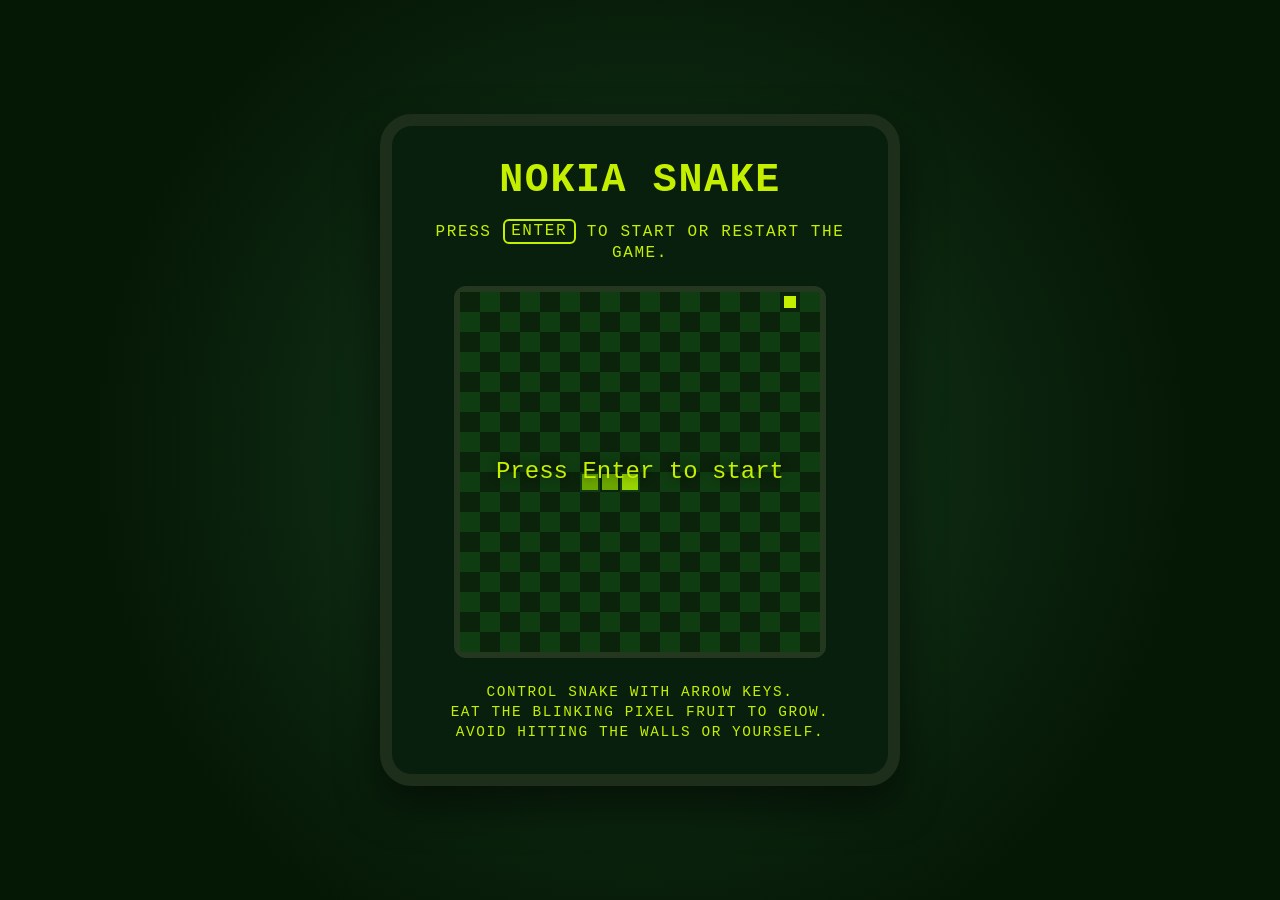
<file: index.html>
<!DOCTYPE html>
<html lang="en">
  <head>
    <meta charset="UTF-8" />
    <meta name="viewport" content="width=device-width, initial-scale=1.0" />
    <title>Nokia Snake</title>
    <link rel="stylesheet" href="styles.css" />
  </head>
  <body>
    <main class="game-shell">
      <header>
        <h1>Nokia Snake</h1>
        <p>Press <span class="key">Enter</span> to start or restart the game.</p>
      </header>
      <section class="screen">
        <canvas id="game" width="360" height="360" aria-label="Snake game board"></canvas>
        <div id="overlay" class="overlay" role="status" aria-live="polite"></div>
      </section>
      <footer>
        <p>
          Control snake with arrow keys.<br />Eat the blinking pixel fruit to grow. Avoid hitting the walls or
          yourself.
        </p>
      </footer>
    </main>
    <script src="snake.js" type="module"></script>
  </body>
</html>
</file>
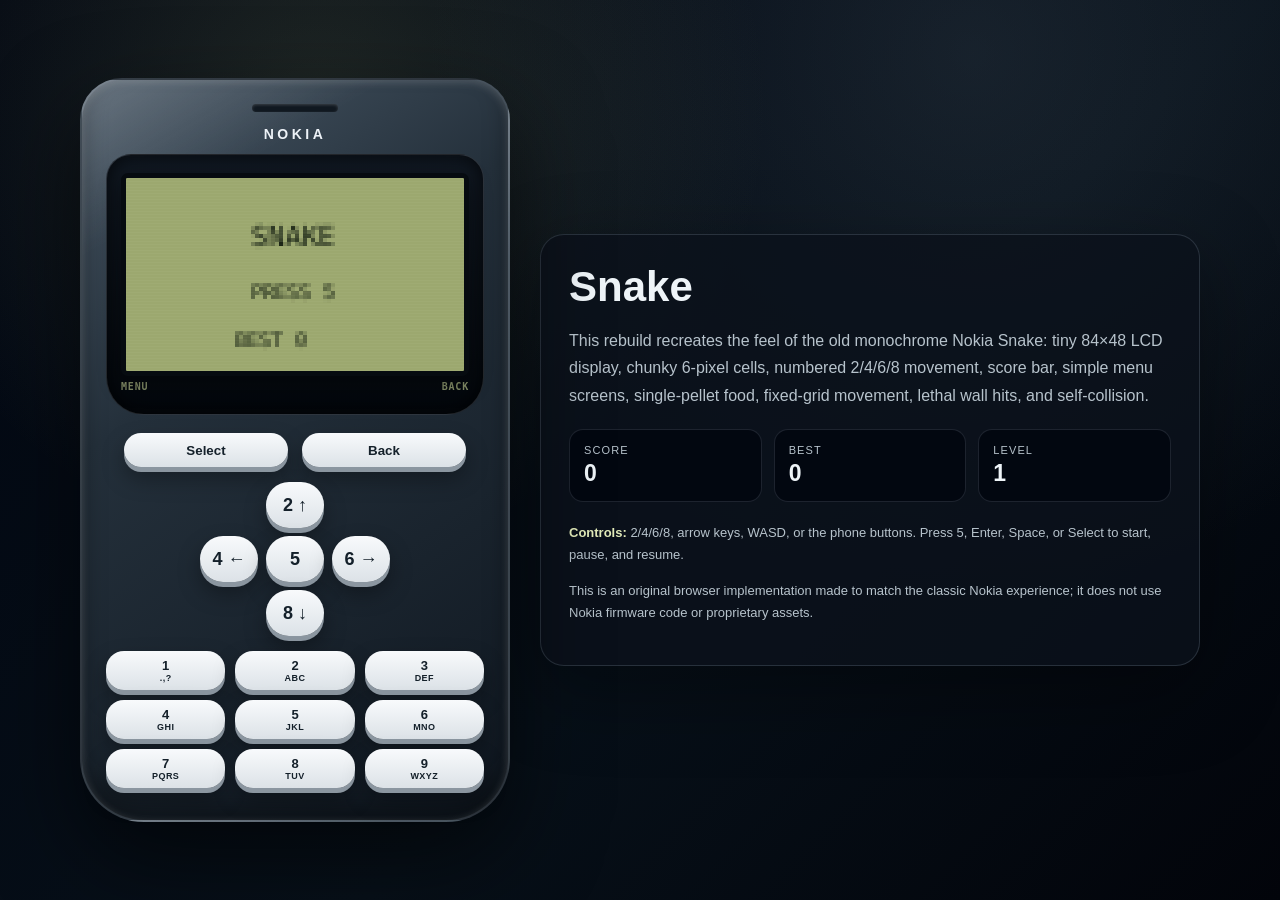
<file: docs/index.html>
<!doctype html>
<html lang="en">
<head>
  <meta charset="utf-8" />
  <meta name="viewport" content="width=device-width,initial-scale=1" />
  <title>Classic Nokia Snake Recreation</title>
  <style>
    :root{
      color-scheme:dark;
      --plastic:#24303b;
      --plastic-light:#495866;
      --plastic-dark:#0f1720;
      --lcd:#9ca86f;
      --lcd-ink:#182214;
      --lcd-soft:#445038;
      --button:#dce2e7;
      --button-shadow:#8b96a0;
      --page:#071019;
      --text:#eef4f8;
      --muted:#b7c3cc;
    }
    *{box-sizing:border-box}
    html,body{height:100%}
    body{
      margin:0;
      min-height:100%;
      display:grid;
      place-items:center;
      padding:22px;
      color:var(--text);
      font-family:Verdana, Geneva, Tahoma, sans-serif;
      background:
        radial-gradient(circle at 25% 12%,rgba(156,168,111,.18),transparent 28rem),
        radial-gradient(circle at 76% 6%,rgba(73,88,102,.26),transparent 34rem),
        linear-gradient(135deg,#020712,var(--page) 58%,#02040a);
    }
    .layout{
      width:min(1120px,100%);
      display:grid;
      grid-template-columns:minmax(320px,430px) minmax(290px,1fr);
      gap:30px;
      align-items:center;
    }
    .phone{
      position:relative;
      padding:24px 24px 32px;
      border-radius:42px 42px 64px 64px;
      background:
        linear-gradient(150deg,rgba(255,255,255,.18),transparent 18%),
        linear-gradient(145deg,var(--plastic-light),var(--plastic) 36%,var(--plastic-dark));
      border:2px solid rgba(255,255,255,.12);
      box-shadow:0 36px 90px rgba(0,0,0,.58), inset 0 2px 8px rgba(255,255,255,.18), inset 0 -14px 25px rgba(0,0,0,.38);
    }
    .speaker{width:86px;height:8px;margin:0 auto 14px;border-radius:999px;background:#101820;box-shadow:inset 0 1px 3px rgba(255,255,255,.18)}
    .brand{text-align:center;margin-bottom:12px;letter-spacing:.25em;text-transform:uppercase;font-size:14px;font-weight:800;color:#edf2f7}
    .bezel{padding:18px 14px 22px;border-radius:25px 25px 38px 38px;background:linear-gradient(180deg,#111923,#03070c);box-shadow:inset 0 0 20px rgba(0,0,0,.72);border:1px solid rgba(255,255,255,.12)}
    .lcd{position:relative;overflow:hidden;border:5px solid #060b10;border-radius:7px;background:var(--lcd);box-shadow:inset 0 0 18px rgba(24,34,20,.38),0 8px 22px rgba(0,0,0,.38)}
    canvas{display:block;width:100%;aspect-ratio:84/48;image-rendering:pixelated;background:var(--lcd)}
    .lcd::after{content:"";position:absolute;inset:0;pointer-events:none;background:repeating-linear-gradient(0deg,rgba(255,255,255,.08),rgba(255,255,255,.08) 1px,transparent 1px,transparent 3px);mix-blend-mode:soft-light}
    .lcd-labels{display:flex;justify-content:space-between;margin-top:6px;color:#87916a;font:700 10px/1 monospace;letter-spacing:.08em;text-transform:uppercase}
    .softkeys{display:grid;grid-template-columns:1fr 1fr;gap:14px;margin:18px 18px 9px}.softkeys button,.nav button,.keypad button{border:0;background:linear-gradient(180deg,#f8fafc,var(--button));color:#14202a;font-weight:800;box-shadow:0 5px 0 var(--button-shadow),0 11px 22px rgba(0,0,0,.34);cursor:pointer;user-select:none}.softkeys button{min-height:34px;border-radius:999px}.nav{display:grid;grid-template-columns:repeat(3,58px);gap:8px;justify-content:center;margin:15px 0}.nav button{min-height:46px;border-radius:999px;font-size:18px}.nav .blank{visibility:hidden}.keypad{display:grid;grid-template-columns:repeat(3,1fr);gap:10px;margin-top:14px}.keypad button{min-height:39px;border-radius:18px;font-size:13px}.keypad small{display:block;font-size:9px;font-weight:900;letter-spacing:.05em}.panel{padding:28px;border-radius:24px;background:rgba(12,18,28,.82);border:1px solid rgba(148,163,184,.22);box-shadow:0 24px 80px rgba(0,0,0,.36)}
    h1{margin:0 0 8px;font-size:42px}.panel p{color:var(--muted);line-height:1.72}.stats{display:grid;grid-template-columns:repeat(3,1fr);gap:12px;margin:20px 0}.stat{padding:14px;border-radius:14px;background:#020710;border:1px solid rgba(148,163,184,.18)}.stat small{display:block;color:var(--muted);font-size:11px;text-transform:uppercase;letter-spacing:.1em}.stat strong{display:block;margin-top:4px;font-size:23px}.note{font-size:13px}.note strong{color:#e2ebba}
    @media (max-width:820px){body{padding:14px}.layout{grid-template-columns:1fr}.panel{order:-1}.phone{max-width:430px;margin:auto}h1{font-size:34px}}
  </style>
</head>
<body>
  <main class="layout">
    <section class="phone" aria-label="Classic Nokia Snake game recreation">
      <div class="speaker" aria-hidden="true"></div>
      <div class="brand">Nokia</div>
      <div class="bezel">
        <div class="lcd"><canvas id="game" width="84" height="48" aria-label="Snake game screen"></canvas></div>
        <div class="lcd-labels"><span>Menu</span><span>Back</span></div>
      </div>
      <div class="softkeys"><button id="select">Select</button><button id="back">Back</button></div>
      <div class="nav" aria-label="Direction controls">
        <button class="blank" tabindex="-1"> </button><button data-dir="up">2 ↑</button><button class="blank" tabindex="-1"> </button>
        <button data-dir="left">4 ←</button><button id="middle">5</button><button data-dir="right">6 →</button>
        <button class="blank" tabindex="-1"> </button><button data-dir="down">8 ↓</button><button class="blank" tabindex="-1"> </button>
      </div>
      <div class="keypad" aria-label="Nokia number keys">
        <button>1<small>.,?</small></button><button data-dir="up">2<small>ABC</small></button><button>3<small>DEF</small></button>
        <button data-dir="left">4<small>GHI</small></button><button id="key5">5<small>JKL</small></button><button data-dir="right">6<small>MNO</small></button>
        <button>7<small>PQRS</small></button><button data-dir="down">8<small>TUV</small></button><button>9<small>WXYZ</small></button>
      </div>
    </section>

    <aside class="panel">
      <h1>Snake</h1>
      <p>This rebuild recreates the feel of the old monochrome Nokia Snake: tiny 84×48 LCD display, chunky 6-pixel cells, numbered 2/4/6/8 movement, score bar, simple menu screens, single-pellet food, fixed-grid movement, lethal wall hits, and self-collision.</p>
      <div class="stats">
        <div class="stat"><small>Score</small><strong id="score">0</strong></div>
        <div class="stat"><small>Best</small><strong id="best">0</strong></div>
        <div class="stat"><small>Level</small><strong id="level">1</strong></div>
      </div>
      <p class="note"><strong>Controls:</strong> 2/4/6/8, arrow keys, WASD, or the phone buttons. Press 5, Enter, Space, or Select to start, pause, and resume.</p>
      <p class="note">This is an original browser implementation made to match the classic Nokia experience; it does not use Nokia firmware code or proprietary assets.</p>
    </aside>
  </main>

  <script>
    const canvas = document.getElementById('game');
    const ctx = canvas.getContext('2d');
    const scoreEl = document.getElementById('score');
    const bestEl = document.getElementById('best');
    const levelEl = document.getElementById('level');

    const COLS = 14;
    const ROWS = 7;
    const CELL = 6;
    const HUD = 6;
    const COLORS = {lcd:'#9ca86f', ink:'#182214', soft:'#445038'};
    const MODES = {MENU:'menu', PLAYING:'playing', PAUSED:'paused', OVER:'over'};
    const state = {
      snake: [], direction: {x:1,y:0}, queued: {x:1,y:0}, food: {x:10,y:3},
      score: 0, best: Number(localStorage.getItem('classic-nokia-snake-best') || 0),
      level: 1, mode: MODES.MENU, lastStep: 0, blink: 0, toneUntil: 0
    };

    function same(a,b){ return a.x === b.x && a.y === b.y; }
    function speed(){ return Math.max(70, 205 - (state.level - 1) * 15); }
    function updateStats(){ scoreEl.textContent = state.score; bestEl.textContent = state.best; levelEl.textContent = state.level; }
    function textCenter(text, y){ ctx.fillText(text, Math.floor((canvas.width - ctx.measureText(text).width) / 2), y); }
    function isOnSnake(cell){ return state.snake.some(segment => same(segment, cell)); }
    function randomFood(){
      let cell;
      do { cell = {x: Math.floor(Math.random() * COLS), y: Math.floor(Math.random() * ROWS)}; } while(isOnSnake(cell));
      state.food = cell;
    }
    function reset(){
      state.snake = [{x:5,y:3},{x:4,y:3},{x:3,y:3},{x:2,y:3}];
      state.direction = {x:1,y:0}; state.queued = {x:1,y:0};
      state.score = 0; state.level = 1; state.lastStep = 0; state.toneUntil = 0;
      randomFood(); updateStats();
    }
    function start(){ if(state.mode === MODES.OVER || state.mode === MODES.MENU) reset(); state.mode = MODES.PLAYING; state.lastStep = 0; requestAnimationFrame(loop); }
    function pause(){ state.mode = state.mode === MODES.PLAYING ? MODES.PAUSED : MODES.PLAYING; if(state.mode === MODES.PLAYING) requestAnimationFrame(loop); draw(); }
    function action(){ if(state.mode === MODES.PLAYING) pause(); else start(); }
    function setDirection(x,y){
      if(state.direction.x + x === 0 && state.direction.y + y === 0) return;
      state.queued = {x,y};
      if(state.mode !== MODES.PLAYING) start();
    }
    function lose(){ state.mode = MODES.OVER; if(state.score > state.best){ state.best = state.score; localStorage.setItem('classic-nokia-snake-best', state.best); } updateStats(); draw(); }
    function step(){
      state.direction = state.queued;
      const head = state.snake[0];
      const next = {x: head.x + state.direction.x, y: head.y + state.direction.y};
      if(next.x < 0 || next.x >= COLS || next.y < 0 || next.y >= ROWS || isOnSnake(next)){ lose(); return; }
      state.snake.unshift(next);
      if(same(next, state.food)){
        state.score += 1;
        state.level = Math.min(9, 1 + Math.floor(state.score / 5));
        state.toneUntil = performance.now() + 95;
        if(state.score > state.best){ state.best = state.score; localStorage.setItem('classic-nokia-snake-best', state.best); }
        randomFood();
      } else state.snake.pop();
      updateStats();
    }
    function clear(){ ctx.fillStyle = COLORS.lcd; ctx.fillRect(0,0,canvas.width,canvas.height); }
    function drawHud(){
      ctx.fillStyle = COLORS.ink; ctx.fillRect(0,HUD-1,canvas.width,1);
      ctx.font = '5px monospace'; ctx.fillText(String(state.score).padStart(3,'0'),1,5); ctx.fillText('HI'+String(state.best).padStart(3,'0'),52,5);
      if(performance.now() < state.toneUntil){ ctx.fillRect(41,1,2,3); ctx.fillRect(44,0,2,5); }
    }
    function cellRect(cell, color){ ctx.fillStyle = color; ctx.fillRect(cell.x*CELL+1, HUD+cell.y*CELL+1, CELL-1, CELL-1); }
    function drawGame(){ clear(); drawHud(); cellRect(state.food, COLORS.ink); state.snake.forEach((segment,index)=>cellRect(segment,index ? COLORS.soft : COLORS.ink)); }
    function drawMenu(title, sub){ clear(); ctx.fillStyle = COLORS.ink; ctx.font = '7px monospace'; textCenter(title,17); ctx.font = '5px monospace'; if(Math.floor(state.blink/28)%2===0) textCenter(sub,30); ctx.fillText('BEST '+state.best,27,42); }
    function draw(){
      state.blink++;
      if(state.mode === MODES.MENU) return drawMenu('SNAKE','PRESS 5');
      drawGame();
      if(state.mode === MODES.PAUSED){ ctx.fillStyle = COLORS.ink; ctx.font = '7px monospace'; textCenter('PAUSED',28); }
      if(state.mode === MODES.OVER){ ctx.fillStyle = COLORS.ink; ctx.font = '7px monospace'; textCenter('GAME OVER',23); ctx.font = '5px monospace'; textCenter('SCORE '+state.score,33); }
    }
    function loop(timestamp){
      if(state.mode !== MODES.PLAYING) return;
      if(!state.lastStep) state.lastStep = timestamp;
      if(timestamp - state.lastStep >= speed()){ step(); state.lastStep = timestamp; }
      draw(); requestAnimationFrame(loop);
    }
    document.querySelectorAll('[data-dir]').forEach(button => button.addEventListener('click', () => {
      const dirs = {up:[0,-1],down:[0,1],left:[-1,0],right:[1,0]}; setDirection(...dirs[button.dataset.dir]);
    }));
    ['select','middle','key5'].forEach(id => document.getElementById(id).addEventListener('click', action));
    document.getElementById('back').addEventListener('click', () => { state.mode = MODES.MENU; draw(); });
    document.addEventListener('keydown', event => {
      const key = event.key.toLowerCase();
      if(['arrowup','w','2'].includes(key)) setDirection(0,-1);
      else if(['arrowdown','s','8'].includes(key)) setDirection(0,1);
      else if(['arrowleft','a','4'].includes(key)) setDirection(-1,0);
      else if(['arrowright','d','6'].includes(key)) setDirection(1,0);
      else if([' ','enter','5'].includes(key)){ event.preventDefault(); action(); }
      else return;
      event.preventDefault();
    });
    reset(); state.mode = MODES.MENU; updateStats(); setInterval(draw, 140);
  </script>
</body>
</html>
</file>
<file: styles.css>
:root {
  font-family: 'VT323', 'Share Tech Mono', 'Courier New', Courier, monospace;
  color: #c4f000;
  background-color: #0b2e13;
}

* {
  box-sizing: border-box;
}

body {
  min-height: 100vh;
  margin: 0;
  display: flex;
  align-items: center;
  justify-content: center;
  background: radial-gradient(circle at center, #163b1d, #051806 70%);
}

.game-shell {
  background: #091f0d;
  border: 12px solid #1d2f1a;
  border-radius: 32px;
  padding: 2rem;
  width: min(520px, 90vw);
  box-shadow: 0 20px 40px rgba(0, 0, 0, 0.5);
}

header,
footer {
  text-align: center;
  text-transform: uppercase;
  letter-spacing: 0.1em;
}

h1 {
  margin: 0 0 0.5rem;
  font-size: 2.5rem;
}

.key {
  display: inline-block;
  padding: 0.1rem 0.4rem;
  border: 2px solid currentColor;
  border-radius: 6px;
}

.screen {
  position: relative;
  margin: 1.5rem auto;
  width: fit-content;
  border: 6px solid #24381f;
  border-radius: 12px;
  background: repeating-linear-gradient(
      90deg,
      rgba(5, 20, 8, 0.8) 0,
      rgba(5, 20, 8, 0.8) 2px,
      rgba(0, 0, 0, 0.6) 2px,
      rgba(0, 0, 0, 0.6) 4px
    ),
    linear-gradient(180deg, #4d7116 0%, #0c3b05 100%);
}

canvas {
  display: block;
  width: 360px;
  height: 360px;
}

.overlay {
  position: absolute;
  inset: 0;
  display: flex;
  align-items: center;
  justify-content: center;
  color: #c4f000;
  font-size: 1.5rem;
  text-align: center;
  text-shadow: 0 0 8px rgba(0, 0, 0, 0.6);
  pointer-events: none;
}

footer p {
  margin: 0;
  font-size: 0.9rem;
  line-height: 1.4;
}
</file>
